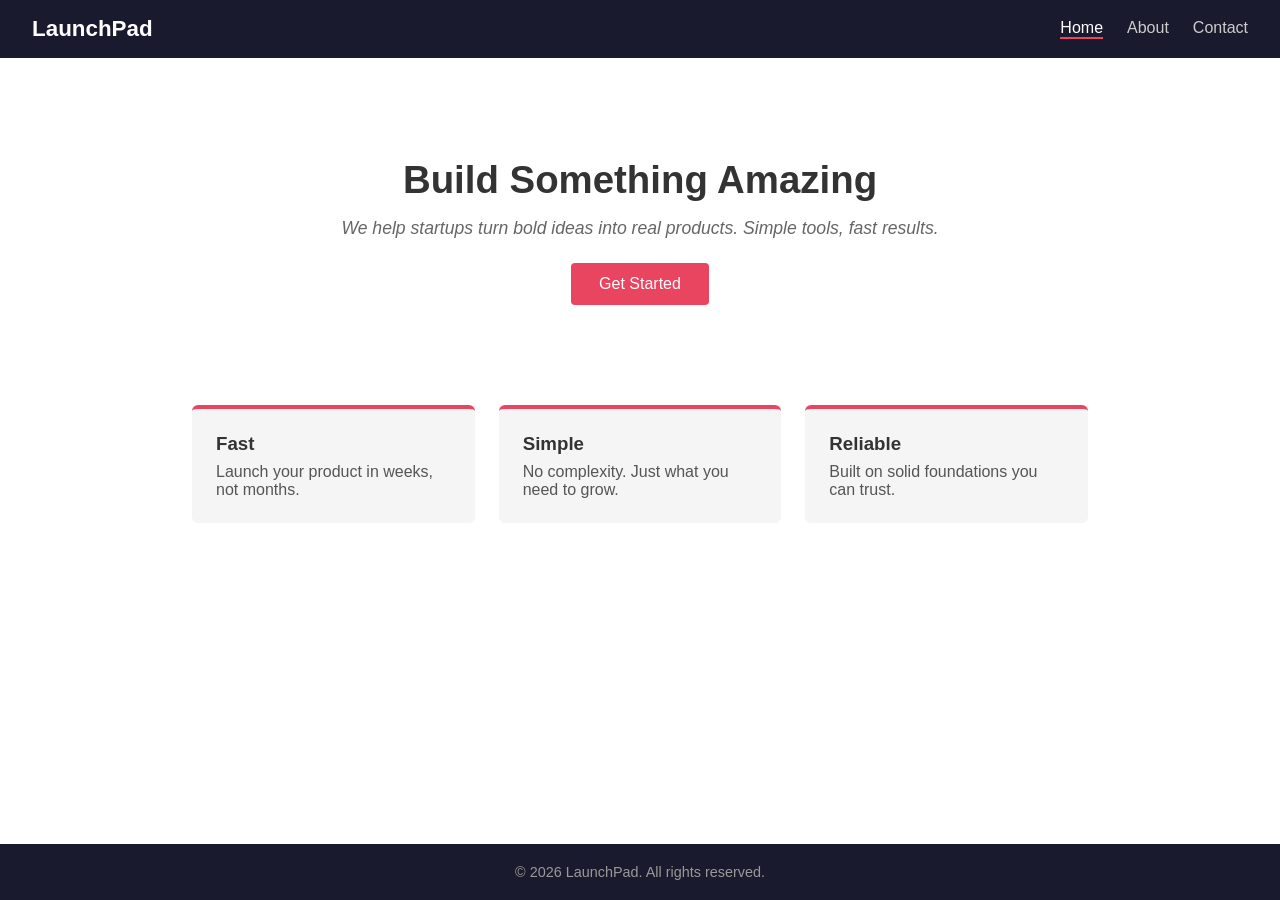
<file: index.html>
<!DOCTYPE html>
<html lang="en">
<head>
  <meta charset="UTF-8">
  <meta name="viewport" content="width=device-width, initial-scale=1.0">
  <title>LaunchPad - Home</title>
  <link rel="stylesheet" href="style.css">
</head>
<body>

  <nav>
    <div class="nav-brand">LaunchPad</div>
    <div class="nav-links">
      <a href="index.html" class="active">Home</a>
      <a href="about.html">About</a>
      <a href="contact.html">Contact</a>
    </div>
  </nav>

  <main>
    <section class="hero">
      <h1>Build Something Amazing</h1>
      <p>We help startups turn bold ideas into real products. Simple tools, fast results.</p>
      <a href="contact.html" class="btn">Get Started</a>
    </section>

    <section class="features">
      <div class="card">
        <h3>Fast</h3>
        <p>Launch your product in weeks, not months.</p>
      </div>
      <div class="card">
        <h3>Simple</h3>
        <p>No complexity. Just what you need to grow.</p>
      </div>
      <div class="card">
        <h3>Reliable</h3>
        <p>Built on solid foundations you can trust.</p>
      </div>
    </section>
  </main>

  <footer>
    <p>&copy; 2026 LaunchPad. All rights reserved.</p>
  </footer>

</body>
</html>
</file>
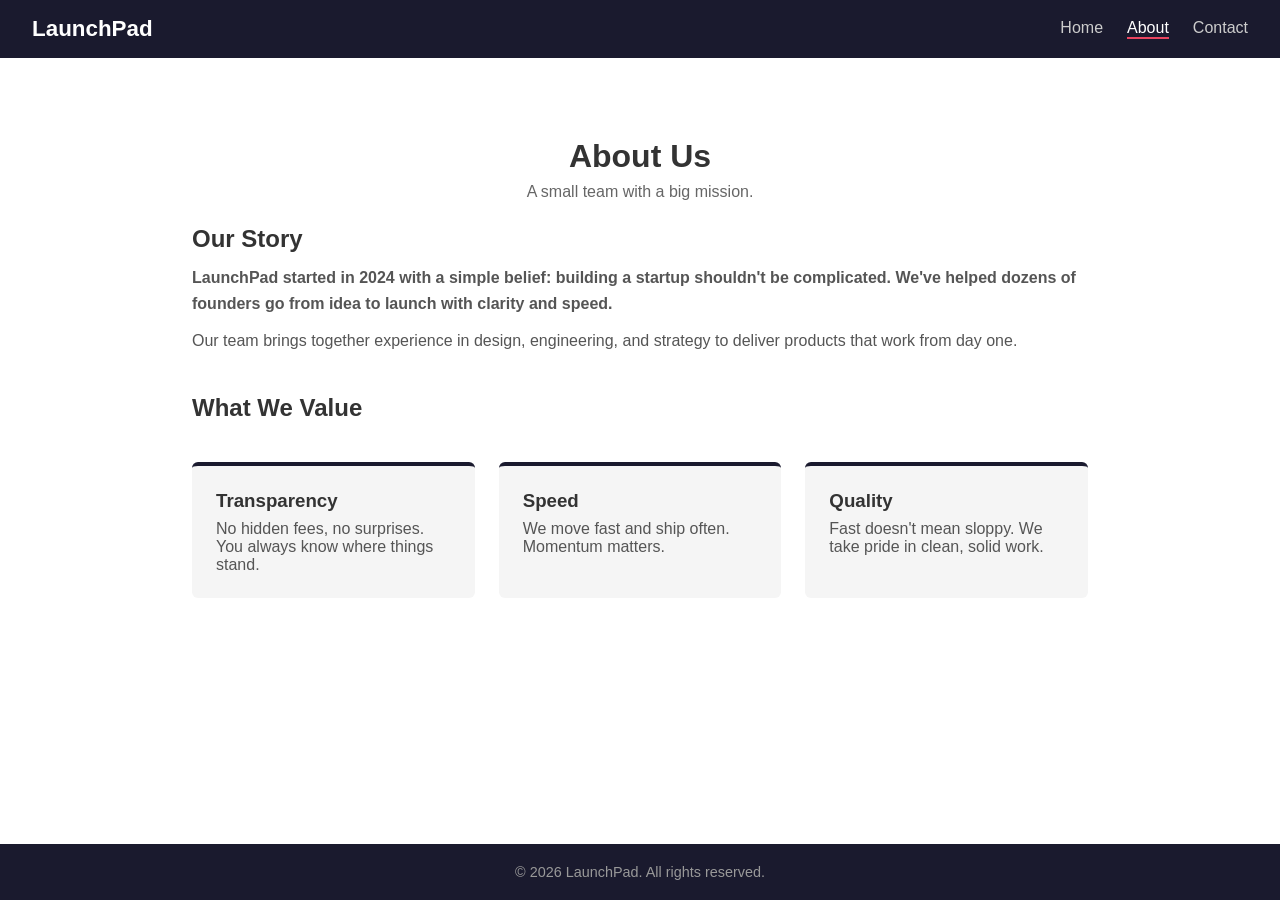
<file: about.html>
<!DOCTYPE html>
<html lang="en">
<head>
  <meta charset="UTF-8">
  <meta name="viewport" content="width=device-width, initial-scale=1.0">
  <title>LaunchPad - About</title>
  <link rel="stylesheet" href="style.css">
</head>
<body>

  <nav>
    <div class="nav-brand">LaunchPad</div>
    <div class="nav-links">
      <a href="index.html">Home</a>
      <a href="about.html" class="active">About</a>
      <a href="contact.html">Contact</a>
    </div>
  </nav>

  <main>
    <section class="page-header">
      <h1>About Us</h1>
      <p>A small team with a big mission.</p>
    </section>

    <section class="about-content">
      <div class="about-text">
        <h2>Our Story</h2>
        <p>LaunchPad started in 2024 with a simple belief: building a startup shouldn't be complicated. We've helped dozens of founders go from idea to launch with clarity and speed.</p>
        <p>Our team brings together experience in design, engineering, and strategy to deliver products that work from day one.</p>
      </div>

      <div class="values">
        <h2>What We Value</h2>
        <div class="values-list">
          <div class="card">
            <h3>Transparency</h3>
            <p>No hidden fees, no surprises. You always know where things stand.</p>
          </div>
          <div class="card">
            <h3>Speed</h3>
            <p>We move fast and ship often. Momentum matters.</p>
          </div>
          <div class="card">
            <h3>Quality</h3>
            <p>Fast doesn't mean sloppy. We take pride in clean, solid work.</p>
          </div>
        </div>
      </div>
    </section>
  </main>

  <footer>
    <p>&copy; 2026 LaunchPad. All rights reserved.</p>
  </footer>

</body>
</html>
</file>
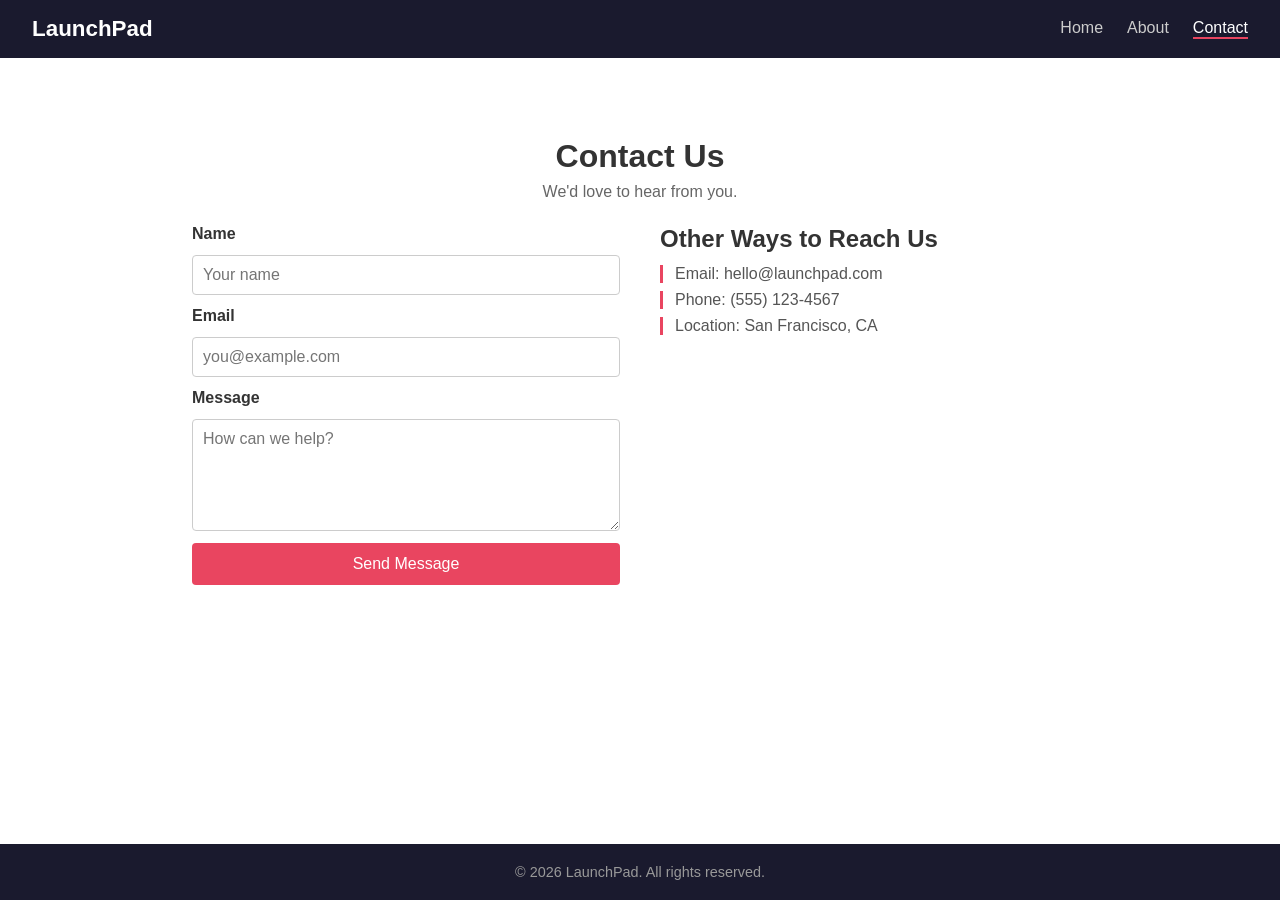
<file: contact.html>
<!DOCTYPE html>
<html lang="en">
<head>
  <meta charset="UTF-8">
  <meta name="viewport" content="width=device-width, initial-scale=1.0">
  <title>LaunchPad - Contact</title>
  <link rel="stylesheet" href="style.css">
</head>
<body>

  <nav>
    <div class="nav-brand">LaunchPad</div>
    <div class="nav-links">
      <a href="index.html">Home</a>
      <a href="about.html">About</a>
      <a href="contact.html" class="active">Contact</a>
    </div>
  </nav>

  <main>
    <section class="page-header">
      <h1>Contact Us</h1>
      <p>We'd love to hear from you.</p>
    </section>

    <section class="contact-content">
      <form class="contact-form" action="#" method="post">
        <label for="name">Name</label>
        <input type="text" id="name" name="name" placeholder="Your name" required>

        <label for="email">Email</label>
        <input type="email" id="email" name="email" placeholder="you@example.com" required>

        <label for="message">Message</label>
        <textarea id="message" name="message" rows="5" placeholder="How can we help?" required></textarea>

        <button type="submit" class="btn">Send Message</button>
      </form>

      <div class="contact-info">
        <h2>Other Ways to Reach Us</h2>
        <p>Email: hello@launchpad.com</p>
        <p>Phone: (555) 123-4567</p>
        <p>Location: San Francisco, CA</p>
      </div>
    </section>
  </main>

  <footer>
    <p>&copy; 2026 LaunchPad. All rights reserved.</p>
  </footer>

</body>
</html>
</file>
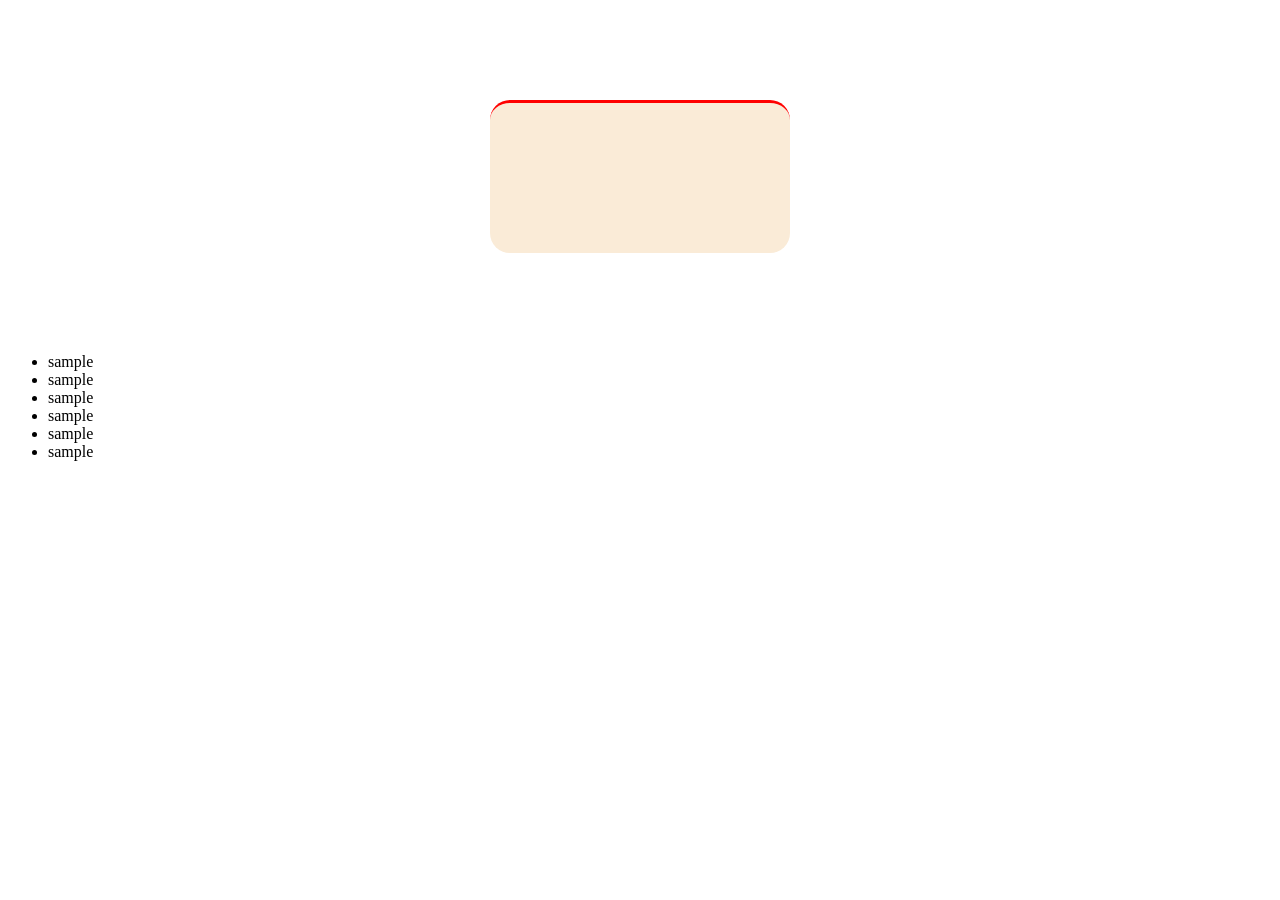
<file: demo.html>
<!DOCTYPE html>
<html lang="en">
<head>
    <meta charset="UTF-8">
    <meta name="viewport" content="width=device-width, initial-scale=1.0">
    <title>Document</title>
    <style>
        .box{
            width: 300px;
            height: 150px;
            margin: 100px auto;
            background-color: antiquewhite;
            border-radius: 20px;
            border-top: 3px solid red;
            transition:all 1s ease ;
            /* animation: sample 1s normal ease; */
        }
        
        .box:hover{
            transform: scale(1.3);
            background-color: blue;
            
        }

        /* li::marker{
            content: "🙂";
        }
        li:hover::marker{
            content: "😎";
        } */

    </style>
</head>
<body>

    <div class="box"></div>

    <ul>
        <li>sample</li>
        <li>sample</li>
        <li>sample</li>
        <li>sample</li>
        <li>sample</li>
        <li>sample</li>
    </ul>
    
</body>
</html>
</file>
<file: style.css>
/* ===== Reset ===== */
* {
  margin: 0;
  padding: 0;
  box-sizing: border-box;
}

body {
  font-family: Arial, sans-serif;
  color: #333;
  min-height: 100vh;
  display: flex;
  flex-direction: column;
}

/* ===== Nav ===== */
nav {
  display: flex;
  justify-content: space-between;
  align-items: center;
  padding: 16px 32px;
  background-color: #1a1a2e;
  color: #fff;
}

.nav-brand {
  font-size: 1.4rem;
  font-weight: bold;
}

.nav-links {
  display: flex;
  gap: 24px;
}

.nav-links a {
  color: #ccc;
  text-decoration: none;
}

.nav-links a.active {
  color: #fff;
  border-bottom: 2px solid #e94560;
}

/* ===== Main ===== */
main {
  flex: 1;
  padding: 40px 32px;
  max-width: 960px;
  margin: 0 auto;
  width: 100%;
}

/* ===== Hero (Home) ===== */
.hero {
  text-align: center;
  padding: 60px 0;
}

.hero h1 {
  font-size: 2.4rem;
  margin-bottom: 16px;
}

.hero p {
  font-size: 1.1rem;
  color: #666;
  margin-bottom: 24px;
}

/* ===== Button ===== */
.btn {
  display: inline-block;
  background-color: #e94560;
  color: #fff;
  padding: 12px 28px;
  text-decoration: none;
  border-radius: 4px;
  border: none;
  font-size: 1rem;
  cursor: pointer;
}

/* ===== Cards (Features / Values) ===== */
.features,
.values-list {
  display: flex;
  gap: 24px;
  margin-top: 40px;
}

.card {
  flex: 1;
  background-color: #f5f5f5;
  padding: 24px;
  border-radius: 6px;
}

.card h3 {
  margin-bottom: 8px;
}

.card p {
  color: #555;
}

/* ===== Page Header (About / Contact) ===== */
.page-header {
  text-align: center;
  padding: 40px 0 24px;
}

.page-header h1 {
  font-size: 2rem;
  margin-bottom: 8px;
}

.page-header p {
  color: #666;
}

/* ===== About ===== */
.about-text {
  margin-bottom: 40px;
}

.about-text h2 {
  margin-bottom: 12px;
}

.about-text p {
  color: #555;
  margin-bottom: 12px;
  line-height: 1.6;
}

.values h2 {
  margin-bottom: 8px;
}

/* ===== Contact ===== */
.contact-content {
  display: flex;
  gap: 40px;
}

.contact-form {
  flex: 1;
  display: flex;
  flex-direction: column;
  gap: 12px;
}

.contact-form label {
  font-weight: bold;
}

.contact-form input,
.contact-form textarea {
  padding: 10px;
  border: 1px solid #ccc;
  border-radius: 4px;
  font-size: 1rem;
  font-family: inherit;
}

.contact-info {
  flex: 1;
}

.contact-info h2 {
  margin-bottom: 12px;
}

.contact-info p {
  color: #555;
  margin-bottom: 8px;
}

/* ===== Footer ===== */
footer {
  text-align: center;
  padding: 20px 32px;
  background-color: #1a1a2e;
  color: #999;
  font-size: 0.9rem;
}

/* =========================================================
   NEW CONCEPTS
   1. CSS Combinators
   2. Transitions
   3. Animations
   4. Media Queries
   ========================================================= */

/* ===== 1. CSS Combinators ===== */

/* Descendant combinator (space): ANY <a> inside .nav-links (already used above) */

/* Child combinator (>): only DIRECT children */
.features > .card {
  border-top: 4px solid #e94560;
}

.values-list > .card {
  border-top: 4px solid #1a1a2e;
}

/* Adjacent sibling combinator (+): the element RIGHT AFTER another */
.hero h1 + p {
  font-style: italic;
}

.about-text h2 + p {
  font-weight: bold;
}

/* General sibling combinator (~): ALL matching siblings that come after */
.contact-info h2 ~ p {
  padding-left: 12px;
  border-left: 3px solid #e94560;
}


/* ===== 2. Transitions ===== */

/* Nav links: color changes smoothly on hover */
.nav-links a {
  transition: color 0.3s ease;
}

.nav-links a:hover {
  color: #e94560;
}

/* Button: background color and size change smoothly */
.btn {
  transition: background-color 0.3s ease, transform 0.3s ease;
}

.btn:hover {
  background-color: #c2334d;
  transform: scale(1.05);
}

/* Cards: lift up with a shadow on hover */
.card {
  transition: transform 0.3s ease, box-shadow 0.3s ease;
}

.card:hover {
  transform: translateY(-8px);
  box-shadow: 0 8px 16px rgba(0, 0, 0, 0.15);
}

/* ===== 3. Animations ===== */

/* Step 1: define the animation with @keyframes */
@keyframes fadeInUp {
  from {
    opacity: 0;
    transform: translateY(30px);
  }
  to {
    opacity: 1;
    transform: translateY(0);
  }
}

@keyframes pulse {
  0% {
    transform: scale(1);
  }
  50% {
    transform: scale(1.08);
  }
  100% {
    transform: scale(1);
  }
}

/* Step 2: apply the animation to elements */
.hero,
.page-header {
  animation: fadeInUp 1s ease;
}

.nav-brand {
  animation: pulse 2s ease infinite;
}


/* ===== 4. Media Queries ===== */

/* Tablets and small screens (768px and below) */
@media (max-width: 768px) {
  .features,
  .values-list,
  .contact-content {
    flex-direction: column;
  }

  .hero h1 {
    font-size: 2rem;
  }
}

/* Mobile phones (480px and below) */
@media (max-width: 480px) {
  nav {
    flex-direction: column;
    gap: 12px;
    padding: 16px;
  }

  main {
    padding: 24px 16px;
  }

  .hero {
    padding: 32px 0;
  }

  .hero h1 {
    font-size: 1.6rem;
  }
}
</file>
